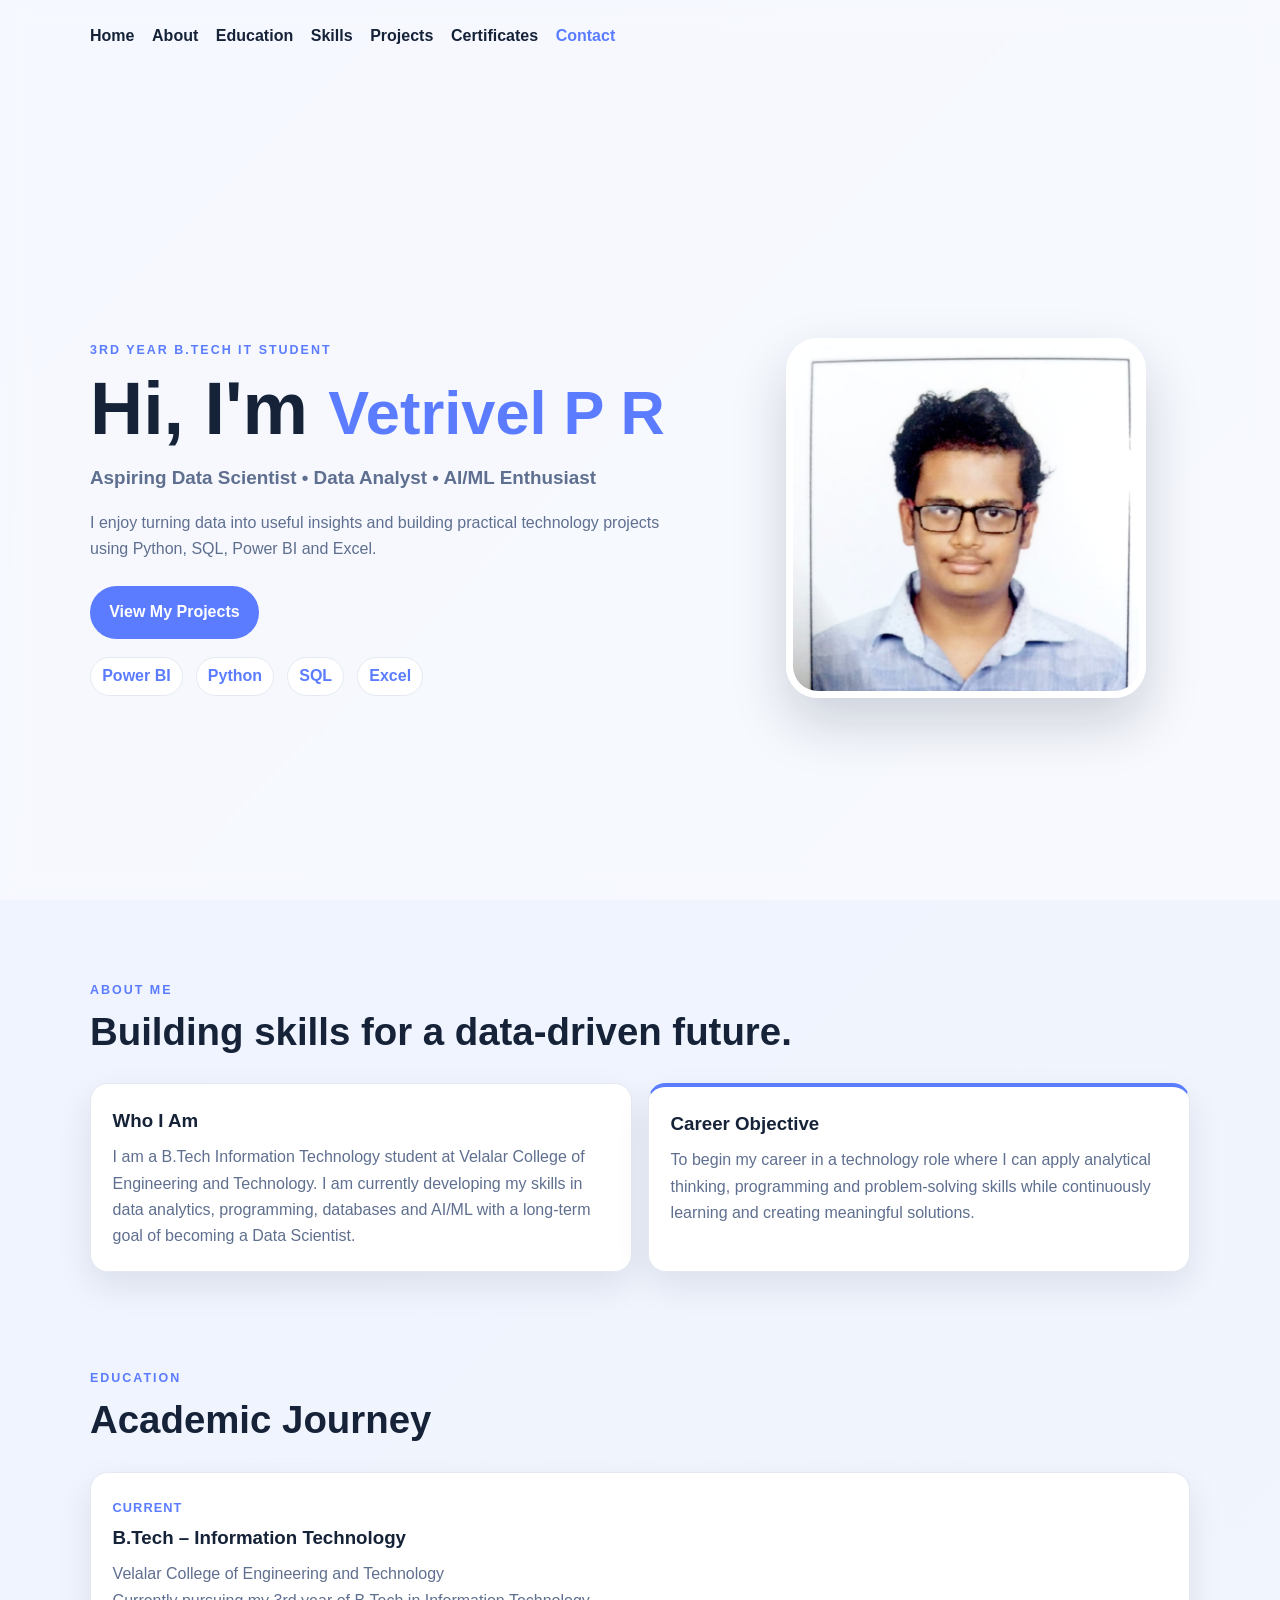
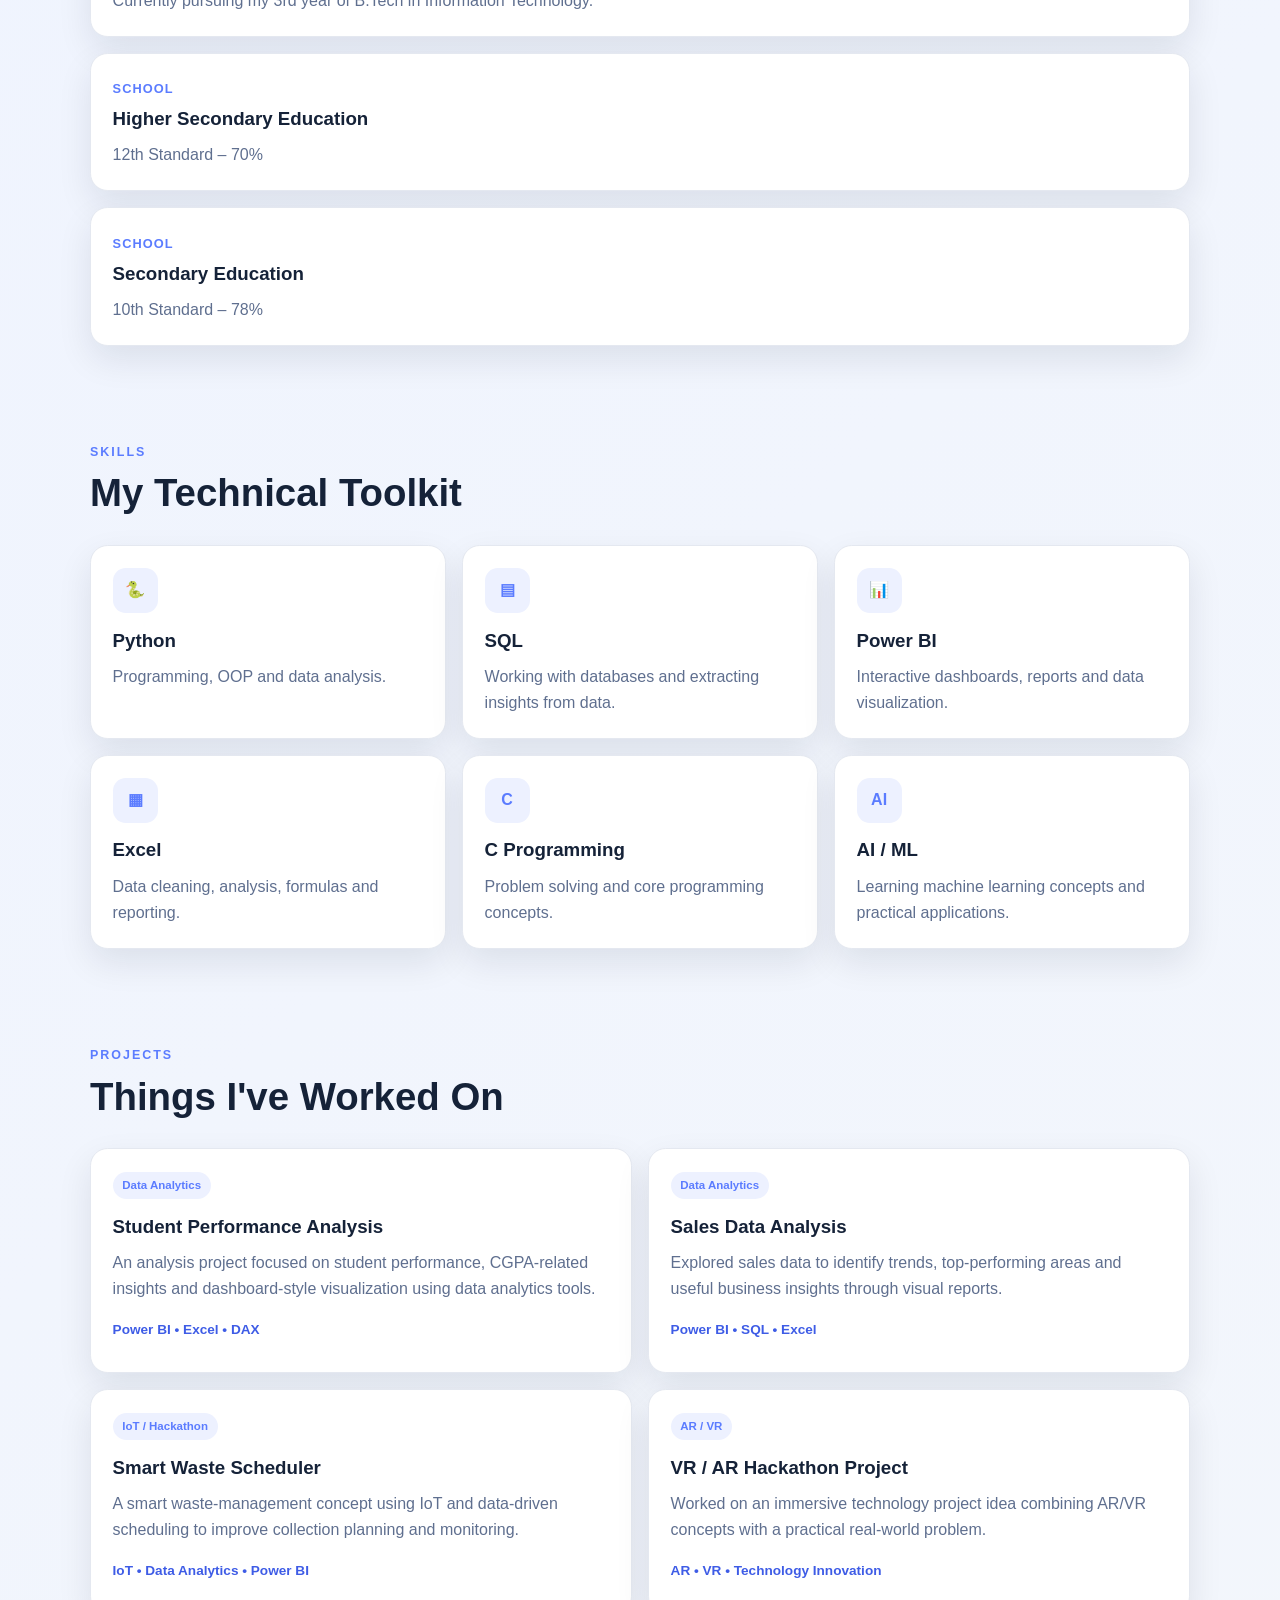
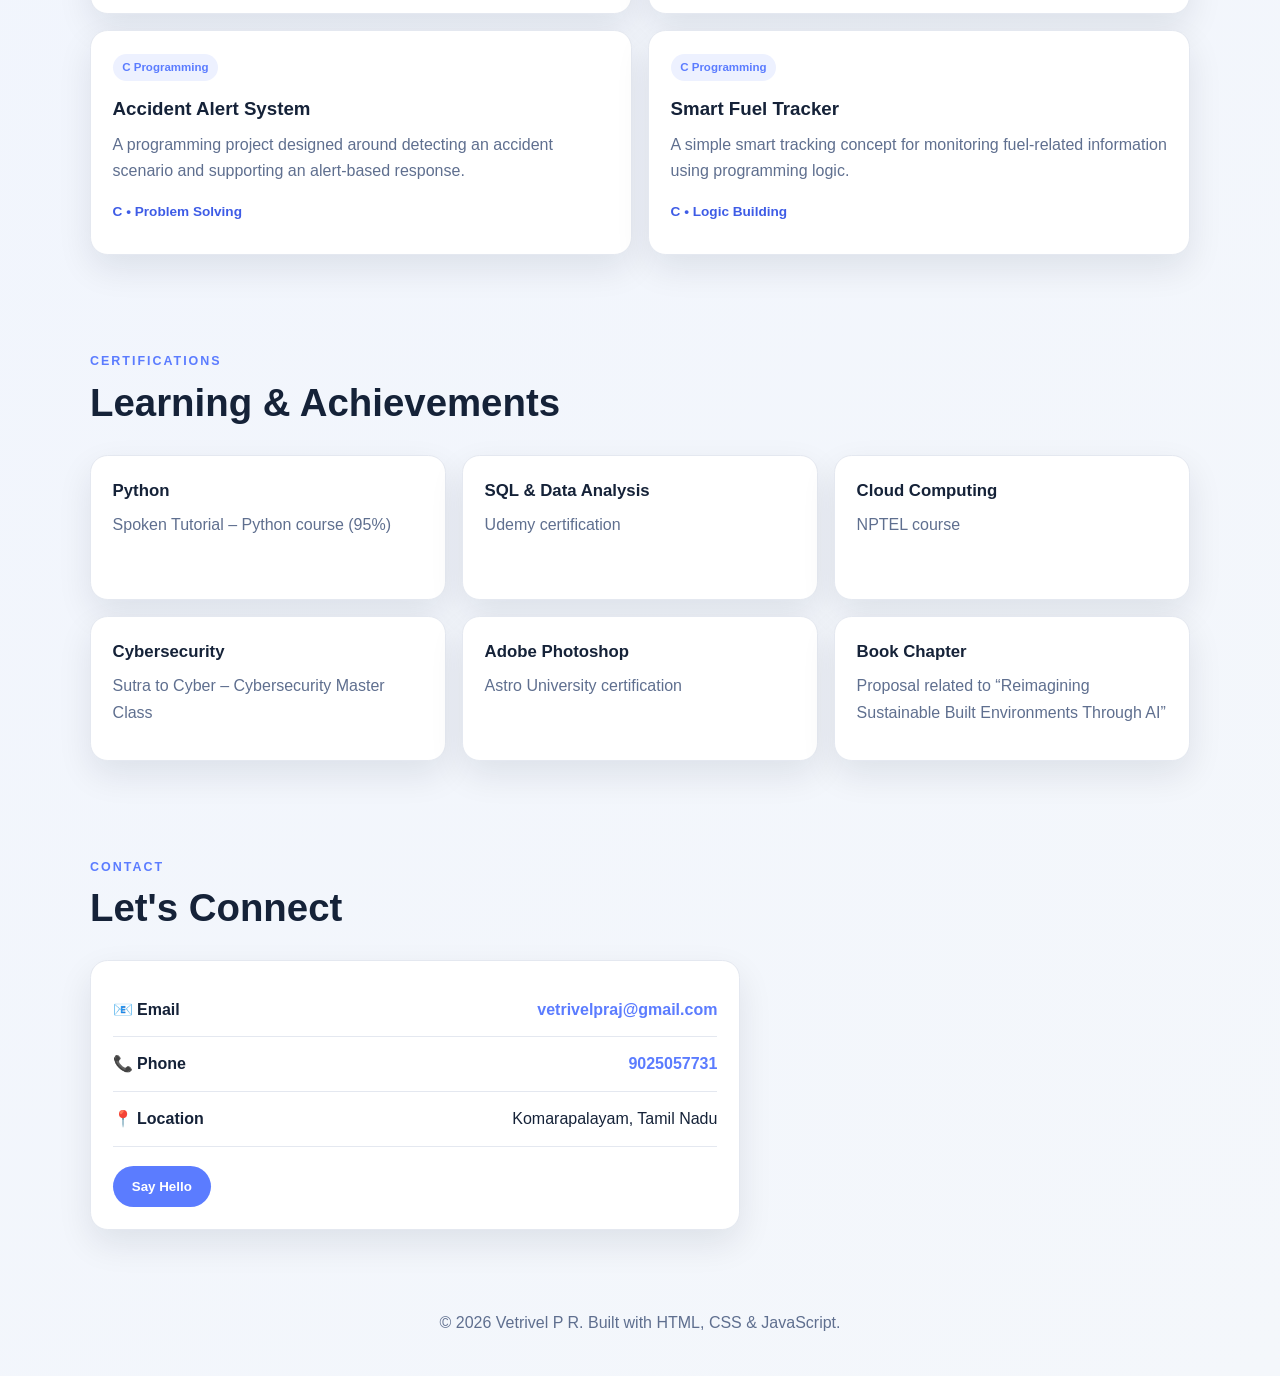
<file: index.html>
<!DOCTYPE html>
<html lang="en">
<head>
  <meta charset="UTF-8">
  <meta name="viewport" content="width=device-width, initial-scale=1.0">
  <meta name="description" content="Vetrivel P R - B.Tech Information Technology student and aspiring Data Scientist portfolio">
  <title>Vetrivel P R | Portfolio</title>
  <link rel="stylesheet" href="style.css">
</head>
<body>

  <header class="site-header" id="home">
    <nav class="navbar">
      <button class="menu-toggle" aria-label="Open navigation">☰</button>

      <ul class="nav-links">
        <li><a class="nav-link active" href="#home">Home</a></li>
        <li><a class="nav-link" href="#about">About</a></li>
        <li><a class="nav-link" href="#education">Education</a></li>
        <li><a class="nav-link" href="#skills">Skills</a></li>
        <li><a class="nav-link" href="#projects">Projects</a></li>
        <li><a class="nav-link" href="#certificates">Certificates</a></li>
        <li><a class="nav-link" href="#contact">Contact</a></li>
      </ul>
    </nav>

    <div class="hero section">
      <div class="hero-copy">
        <p class="eyebrow">3rd Year B.Tech IT Student</p>
        <h1>Hi, I'm <small><span>Vetrivel P R</span></small></h1>
        <p class="role">Aspiring Data Scientist • Data Analyst • AI/ML Enthusiast</p>
        <p class="hero-text">
          I enjoy turning data into useful insights and building practical technology projects
          using Python, SQL, Power BI and Excel.
        </p>

        <div class="hero-actions">
          <a class="btn primary" href="#projects">View My Projects</a>
        </div>

        <div class="quick-links">
          <a href="#skills">Power BI</a>
          <a href="#skills">Python</a>
          <a href="#skills">SQL</a>
          <a href="#skills">Excel</a>
        </div>
      </div>

      <div class="hero-photo-wrap">
        <img class="hero-photo" src="vetri.jpg" alt="Vetrivel P R">
      </div>
    </div>
  </header>

  <main>

    <section class="section" id="about">
      <div class="section-title">
        <p class="eyebrow">About Me</p>
        <h2>Building skills for a data-driven future.</h2>
      </div>

      <div class="about-grid">
        <div class="card">
          <h3>Who I Am</h3>
          <p>
            I am a B.Tech Information Technology student at Velalar College of Engineering and
            Technology. I am currently developing my skills in data analytics, programming,
            databases and AI/ML with a long-term goal of becoming a Data Scientist.
          </p>
        </div>

        <div class="card highlight-card">
          <h3>Career Objective</h3>
          <p>
            To begin my career in a technology role where I can apply analytical thinking,
            programming and problem-solving skills while continuously learning and creating
            meaningful solutions.
          </p>
        </div>
      </div>
    </section>

    <section class="section" id="education">
      <div class="section-title">
        <p class="eyebrow">Education</p>
        <h2>Academic Journey</h2>
      </div>

      <div class="timeline">
        <article class="card timeline-item">
          <span class="timeline-year">Current</span>
          <h3>B.Tech – Information Technology</h3>
          <p class="muted">Velalar College of Engineering and Technology</p>
          <p>Currently pursuing my 3rd year of B.Tech in Information Technology.</p>
        </article>

        <article class="card timeline-item">
          <span class="timeline-year">School</span>
          <h3>Higher Secondary Education</h3>
          <p>12th Standard – 70%</p>
        </article>

        <article class="card timeline-item">
          <span class="timeline-year">School</span>
          <h3>Secondary Education</h3>
          <p>10th Standard – 78%</p>
        </article>
      </div>
    </section>

    <section class="section" id="skills">
      <div class="section-title">
        <p class="eyebrow">Skills</p>
        <h2>My Technical Toolkit</h2>
      </div>

      <div class="skills-grid">
        <div class="card skill-card">
          <div class="skill-icon">🐍</div>
          <h3>Python</h3>
          <p>Programming, OOP and data analysis.</p>
        </div>

        <div class="card skill-card">
          <div class="skill-icon">▤</div>
          <h3>SQL</h3>
          <p>Working with databases and extracting insights from data.</p>
        </div>

        <div class="card skill-card">
          <div class="skill-icon">📊</div>
          <h3>Power BI</h3>
          <p>Interactive dashboards, reports and data visualization.</p>
        </div>

        <div class="card skill-card">
          <div class="skill-icon">▦</div>
          <h3>Excel</h3>
          <p>Data cleaning, analysis, formulas and reporting.</p>
        </div>

        <div class="card skill-card">
          <div class="skill-icon">C</div>
          <h3>C Programming</h3>
          <p>Problem solving and core programming concepts.</p>
        </div>

        <div class="card skill-card">
          <div class="skill-icon">AI</div>
          <h3>AI / ML</h3>
          <p>Learning machine learning concepts and practical applications.</p>
        </div>
      </div>
    </section>

    <section class="section" id="projects">
      <div class="section-title">
        <p class="eyebrow">Projects</p>
        <h2>Things I've Worked On</h2>
      </div>

      <div class="projects-grid">
        <article class="card project-card">
          <span class="project-tag">Data Analytics</span>
          <h3>Student Performance Analysis</h3>
          <p>
            An analysis project focused on student performance, CGPA-related insights and
            dashboard-style visualization using data analytics tools.
          </p>
          <div class="project-tech">Power BI • Excel • DAX</div>
        </article>

        <article class="card project-card">
          <span class="project-tag">Data Analytics</span>
          <h3>Sales Data Analysis</h3>
          <p>
            Explored sales data to identify trends, top-performing areas and useful business
            insights through visual reports.
          </p>
          <div class="project-tech">Power BI • SQL • Excel</div>
        </article>

        <article class="card project-card">
          <span class="project-tag">IoT / Hackathon</span>
          <h3>Smart Waste Scheduler</h3>
          <p>
            A smart waste-management concept using IoT and data-driven scheduling to improve
            collection planning and monitoring.
          </p>
          <div class="project-tech">IoT • Data Analytics • Power BI</div>
        </article>

        <article class="card project-card">
          <span class="project-tag">AR / VR</span>
          <h3>VR / AR Hackathon Project</h3>
          <p>
            Worked on an immersive technology project idea combining AR/VR concepts with a
            practical real-world problem.
          </p>
          <div class="project-tech">AR • VR • Technology Innovation</div>
        </article>

        <article class="card project-card">
          <span class="project-tag">C Programming</span>
          <h3>Accident Alert System</h3>
          <p>
            A programming project designed around detecting an accident scenario and supporting
            an alert-based response.
          </p>
          <div class="project-tech">C • Problem Solving</div>
        </article>

        <article class="card project-card">
          <span class="project-tag">C Programming</span>
          <h3>Smart Fuel Tracker</h3>
          <p>
            A simple smart tracking concept for monitoring fuel-related information using
            programming logic.
          </p>
          <div class="project-tech">C • Logic Building</div>
        </article>
      </div>
    </section>

    <section class="section" id="certificates">
      <div class="section-title">
        <p class="eyebrow">Certifications</p>
        <h2>Learning & Achievements</h2>
      </div>

      <div class="cert-grid">
        <div class="card cert-card"><h3>Python</h3><p>Spoken Tutorial – Python course (95%)</p></div>
        <div class="card cert-card"><h3>SQL & Data Analysis</h3><p>Udemy certification</p></div>
        <div class="card cert-card"><h3>Cloud Computing</h3><p>NPTEL course</p></div>
        <div class="card cert-card"><h3>Cybersecurity</h3><p>Sutra to Cyber – Cybersecurity Master Class</p></div>
        <div class="card cert-card"><h3>Adobe Photoshop</h3><p>Astro University certification</p></div>
        <div class="card cert-card"><h3>Book Chapter</h3><p>Proposal related to “Reimagining Sustainable Built Environments Through AI”</p></div>
      </div>
    </section>

    <section class="section" id="contact">
      <div class="section-title">
        <p class="eyebrow">Contact</p>
        <h2>Let's Connect</h2>
      </div>

      <div class="contact-card card">
        <div class="contact-row"><strong>📧 Email</strong><a href="mailto:vetrivelpraj@gmail.com">vetrivelpraj@gmail.com</a></div>
        <div class="contact-row"><strong>📞 Phone</strong><a href="tel:9025057731">9025057731</a></div>
        <div class="contact-row"><strong>📍 Location</strong><span>Komarapalayam, Tamil Nadu</span></div>
        <button class="btn primary" id="helloBtn">Say Hello</button>
      </div>
    </section>

  </main>

  <footer class="footer">
    <p>© <span id="year"></span> Vetrivel P R. Built with HTML, CSS & JavaScript.</p>
  </footer>

  <script src="script.js"></script>
</body>
</html>
</file>
<file: style.css>
/* Vetrivel P R Portfolio */
:root {
  --bg: #f4f7fb;
  --surface: #ffffff;
  --text: #152238;
  --muted: #5f6f8f;
  --accent: #5b7cff;
  --accent-dark: #3e5ce6;
  --border: #e4e8f0;
  --shadow: 0 14px 35px rgba(15, 23, 42, 0.09);
}

* { box-sizing: border-box; margin: 0; padding: 0; }

html { scroll-behavior: smooth; scroll-padding-top: 80px; }

body {
  font-family: Arial, Helvetica, sans-serif;
  line-height: 1.65;
  color: var(--text);
  background: linear-gradient(135deg, #eef3ff 0%, var(--bg) 100%);
}

a { color: inherit; }
img { max-width: 100%; }

.site-header {
  min-height: 100vh;
  background: rgba(255,255,255,0.45);
  backdrop-filter: blur(12px);
}

.navbar,
.section,
.footer {
  width: min(1100px, calc(100% - 2rem));
  margin: 0 auto;
}

.navbar {
  min-height: 72px;
  display: flex;
  justify-content: space-between;
  align-items: center;
  position: relative;
  z-index: 10;
}

.logo {
  font-size: 1.45rem;
  font-weight: 800;
  text-decoration: none;
  letter-spacing: -0.04em;
}
.logo span, .hero h1 span { color: var(--accent); }

.nav-links {
  display: flex;
  gap: 1.1rem;
  list-style: none;
}
.nav-link {
  text-decoration: none;
  font-weight: 600;
  color: var(--text);
  transition: color .2s ease;
}
.nav-link:hover, .nav-link.active { color: var(--accent); }

.menu-toggle {
  display: none;
  border: 0;
  background: var(--accent);
  color: #fff;
  padding: .55rem .8rem;
  border-radius: .55rem;
  font-size: 1.1rem;
  cursor: pointer;
}

.hero {
  min-height: calc(100vh - 72px);
  display: grid;
  grid-template-columns: 1.15fr .85fr;
  align-items: center;
  gap: 3rem;
  padding-top: 2rem;
  padding-bottom: 4rem;
}

.hero-copy { max-width: 650px; }
.eyebrow {
  color: var(--accent);
  font-weight: 800;
  letter-spacing: .16em;
  text-transform: uppercase;
  font-size: .78rem;
  margin-bottom: .5rem;
}
.hero h1 {
  font-size: clamp(2.4rem, 6vw, 4.6rem);
  line-height: 1.08;
  margin-bottom: .9rem;
}
.role {
  color: var(--muted);
  font-size: 1.18rem;
  font-weight: 600;
  margin-bottom: 1rem;
}
.hero-text {
  color: var(--muted);
  max-width: 570px;
  margin-bottom: 1.5rem;
}

.hero-photo-wrap { display: flex; justify-content: center; }
.hero-photo {
  width: min(360px, 80vw);
  aspect-ratio: 1 / 1;
  object-fit: cover;
  object-position: center top;
  border-radius: 2rem;
  border: 7px solid rgba(255,255,255,.9);
  box-shadow: 0 25px 55px rgba(15,23,42,.18);
}

.hero-actions, .quick-links {
  display: flex;
  gap: .8rem;
  flex-wrap: wrap;
}
.quick-links { margin-top: 1.1rem; }
.quick-links a {
  text-decoration: none;
  color: var(--accent);
  font-weight: 700;
  padding: .35rem .7rem;
  border: 1px solid var(--border);
  border-radius: 999px;
  background: var(--surface);
}

.btn {
  display: inline-block;
  border: 0;
  border-radius: 999px;
  padding: .82rem 1.2rem;
  cursor: pointer;
  text-decoration: none;
  font-weight: 700;
  transition: transform .2s ease, background .2s ease;
}
.btn:hover { transform: translateY(-2px); }
.btn.primary { background: var(--accent); color: #fff; }
.btn.primary:hover { background: var(--accent-dark); }
.btn.secondary { background: var(--surface); border: 1px solid var(--border); color: var(--text); }

.section { padding: 5rem 0 1rem; }
.section-title { margin-bottom: 1.8rem; }
.section-title h2 { font-size: clamp(1.8rem, 3vw, 2.6rem); line-height: 1.2; }

.about-grid, .skills-grid, .projects-grid, .cert-grid {
  display: grid;
  gap: 1rem;
}
.about-grid { grid-template-columns: repeat(2, 1fr); }
.skills-grid { grid-template-columns: repeat(3, 1fr); }
.projects-grid { grid-template-columns: repeat(2, 1fr); }
.cert-grid { grid-template-columns: repeat(3, 1fr); }

.card {
  background: var(--surface);
  border: 1px solid var(--border);
  border-radius: 1.1rem;
  padding: 1.35rem;
  box-shadow: var(--shadow);
}
.card h3 { margin-bottom: .45rem; }
.card p { color: var(--muted); }
.highlight-card { border-top: 4px solid var(--accent); }

.timeline { display: grid; gap: 1rem; }
.timeline-item { position: relative; }
.timeline-year {
  display: inline-block;
  color: var(--accent);
  font-weight: 800;
  font-size: .8rem;
  text-transform: uppercase;
  letter-spacing: .08em;
  margin-bottom: .3rem;
}

.skill-card { min-height: 160px; }
.skill-icon {
  width: 45px;
  height: 45px;
  display: grid;
  place-items: center;
  border-radius: .8rem;
  background: #edf1ff;
  color: var(--accent);
  font-weight: 800;
  margin-bottom: .8rem;
}

.project-card { min-height: 225px; }
.project-tag {
  display: inline-block;
  color: var(--accent);
  background: #edf1ff;
  border-radius: 999px;
  padding: .25rem .6rem;
  font-size: .72rem;
  font-weight: 800;
  margin-bottom: .8rem;
}
.project-tech {
  margin-top: 1rem;
  font-size: .85rem;
  font-weight: 700;
  color: var(--accent-dark);
}

.cert-card { min-height: 145px; }
.cert-card h3 { font-size: 1.05rem; }

.contact-card { max-width: 650px; }
.contact-row {
  display: flex;
  justify-content: space-between;
  gap: 1rem;
  padding: .85rem 0;
  border-bottom: 1px solid var(--border);
}
.contact-row a { color: var(--accent); text-decoration: none; font-weight: 600; }
.contact-card .btn { margin-top: 1.2rem; }

.footer {
  text-align: center;
  padding: 4rem 0 2.5rem;
  color: var(--muted);
}

@media (max-width: 800px) {
  .menu-toggle { display: inline-block; }
  .nav-links {
    display: none;
    position: absolute;
    right: 0;
    top: 62px;
    flex-direction: column;
    gap: .7rem;
    padding: 1rem;
    background: var(--surface);
    border: 1px solid var(--border);
    border-radius: .8rem;
    box-shadow: var(--shadow);
    min-width: 180px;
  }
  .nav-links.active { display: flex; }

  .hero {
    grid-template-columns: 1fr;
    text-align: center;
    padding-top: 3rem;
  }
  .hero-copy { margin: 0 auto; }
  .hero-text { margin-left: auto; margin-right: auto; }
  .hero-actions, .quick-links { justify-content: center; }

  .about-grid, .skills-grid, .projects-grid, .cert-grid {
    grid-template-columns: 1fr;
  }

  .hero-photo-wrap { order: -1; }
  .hero-photo { width: min(280px, 72vw); }
}

@media (max-width: 520px) {
  .section { padding-top: 3.5rem; }
  .hero h1 { font-size: 2.5rem; }
  .hero-actions { flex-direction: column; }
  .btn { text-align: center; }
  .contact-row { flex-direction: column; gap: .2rem; }
}
</file>
